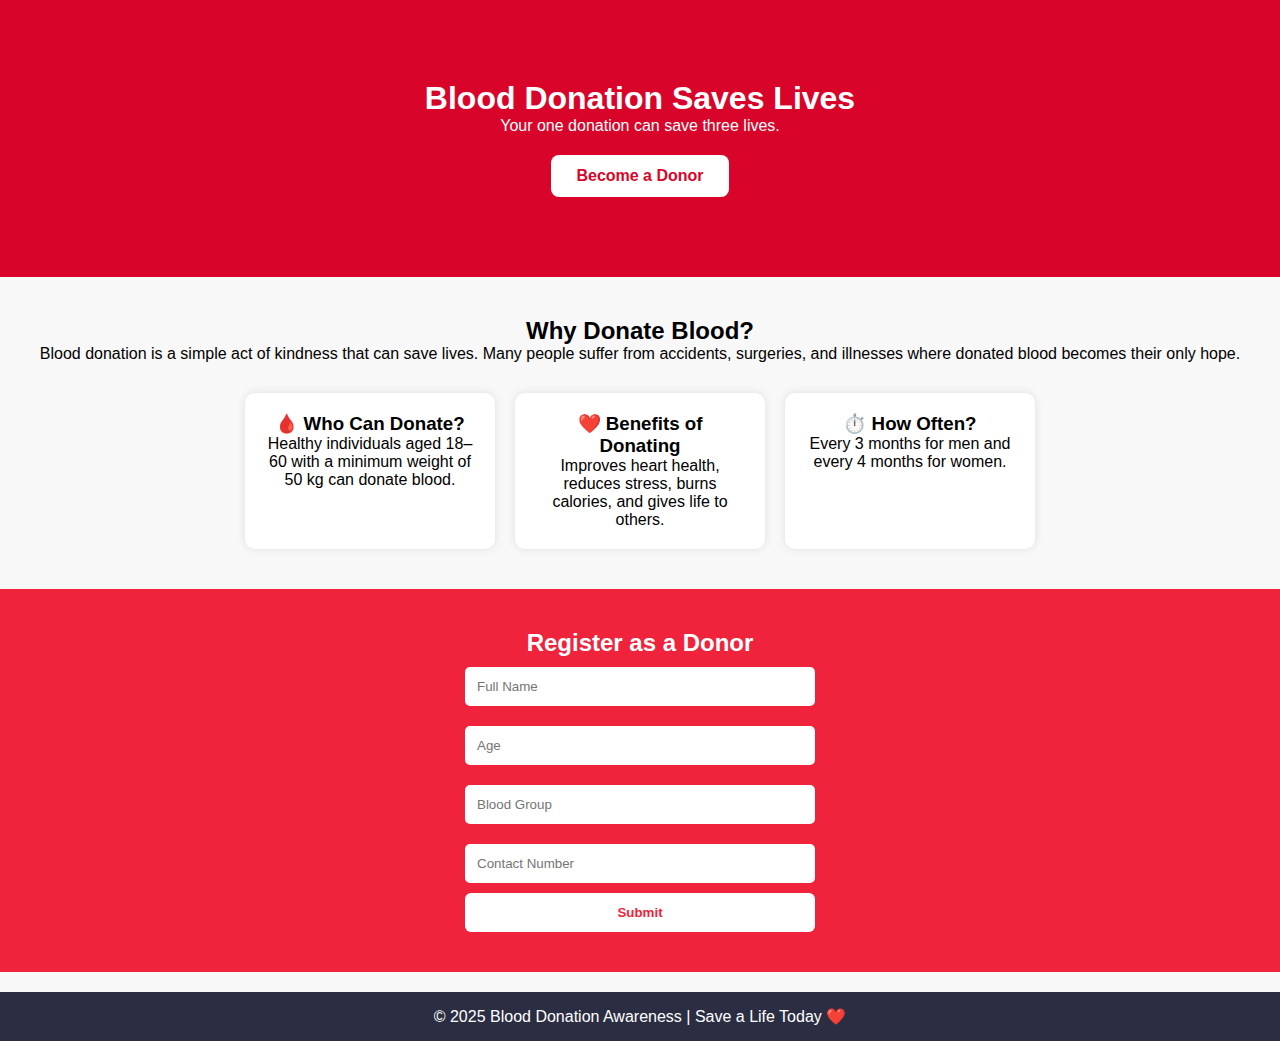
<file: index.html>
<!DOCTYPE html>
<html lang="en">
<head>
    <meta charset="UTF-8">
    <meta name="viewport" content="width=device-width, initial-scale=1.0">
    <title>Blood Donation Awareness</title>
    <link rel="stylesheet" href="style.css">
</head>
<body>

    <header>
        <h1>Blood Donation Saves Lives</h1>
        <p>Your one donation can save three lives.</p>
        <a href="#donate" class="btn">Become a Donor</a>
    </header>

    <section class="content">
        <h2>Why Donate Blood?</h2>
        <p>Blood donation is a simple act of kindness that can save lives. Many people suffer from accidents, surgeries, and illnesses where donated blood becomes their only hope.</p>

        <div class="cards">
            <div class="card">
                <h3>🩸 Who Can Donate?</h3>
                <p>Healthy individuals aged 18–60 with a minimum weight of 50 kg can donate blood.</p>
            </div>

            <div class="card">
                <h3>❤️ Benefits of Donating</h3>
                <p>Improves heart health, reduces stress, burns calories, and gives life to others.</p>
            </div>

            <div class="card">
                <h3>⏱️ How Often?</h3>
                <p>Every 3 months for men and every 4 months for women.</p>
            </div>
        </div>
    </section>

    <section id="donate" class="form-section">
        <h2>Register as a Donor</h2>
        <form>
            <input type="text" placeholder="Full Name" required>
            <input type="number" placeholder="Age" required>
            <input type="text" placeholder="Blood Group" required>
            <input type="tel" placeholder="Contact Number" required>
            <button type="submit">Submit</button>
        </form>
    </section>

    <footer>
        <p>© 2025 Blood Donation Awareness | Save a Life Today ❤️</p>
    </footer>

</body>
</html>
</file>
<file: style.css>
* {
    margin: 0;
    padding: 0;
    box-sizing: border-box;
    font-family: Arial, sans-serif;
}

body {
    background: #f8f8f8;
}

header {
    background: #d90429;
    color: white;
    text-align: center;
    padding: 80px 20px;
}

header .btn {
    display: inline-block;
    margin-top: 20px;
    padding: 12px 25px;
    background: white;
    color: #d90429;
    font-weight: bold;
    text-decoration: none;
    border-radius: 8px;
}

.content {
    padding: 40px 20px;
    text-align: center;
}

.cards {
    display: flex;
    gap: 20px;
    justify-content: center;
    margin-top: 30px;
    flex-wrap: wrap;
}

.card {
    background: white;
    padding: 20px;
    width: 250px;
    border-radius: 10px;
    box-shadow: 0 0 10px rgba(0,0,0,0.1);
}

.form-section {
    background: #ef233c;
    color: white;
    padding: 40px 20px;
    text-align: center;
}

form {
    max-width: 350px;
    margin: auto;
}

form input {
    width: 100%;
    padding: 12px;
    margin: 10px 0;
    border-radius: 5px;
    border: none;
}

form button {
    width: 100%;
    padding: 12px;
    background: white;
    color: #ef233c;
    font-weight: bold;
    border: none;
    border-radius: 6px;
    cursor: pointer;
}

footer {
    text-align: center;
    padding: 15px;
    background: #2b2d42;
    color: white;
    margin-top: 20px;
}
</file>
